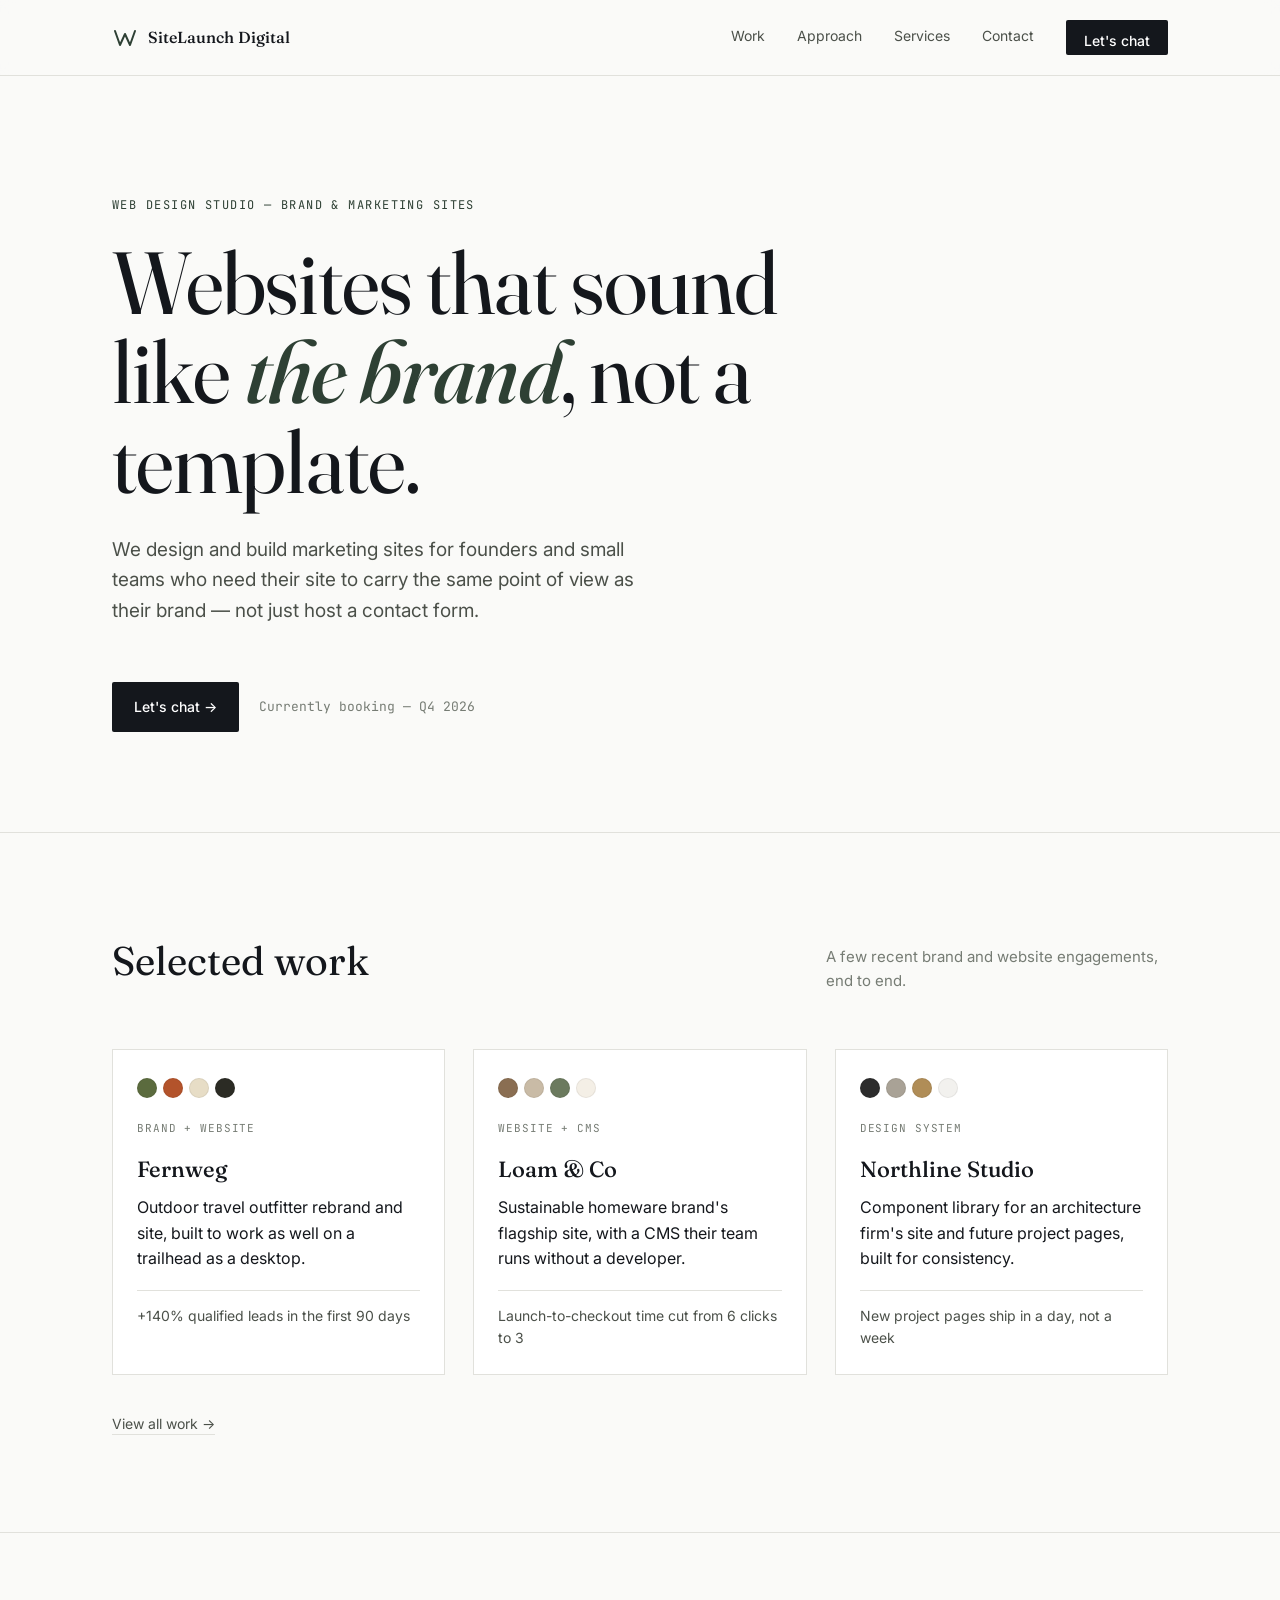
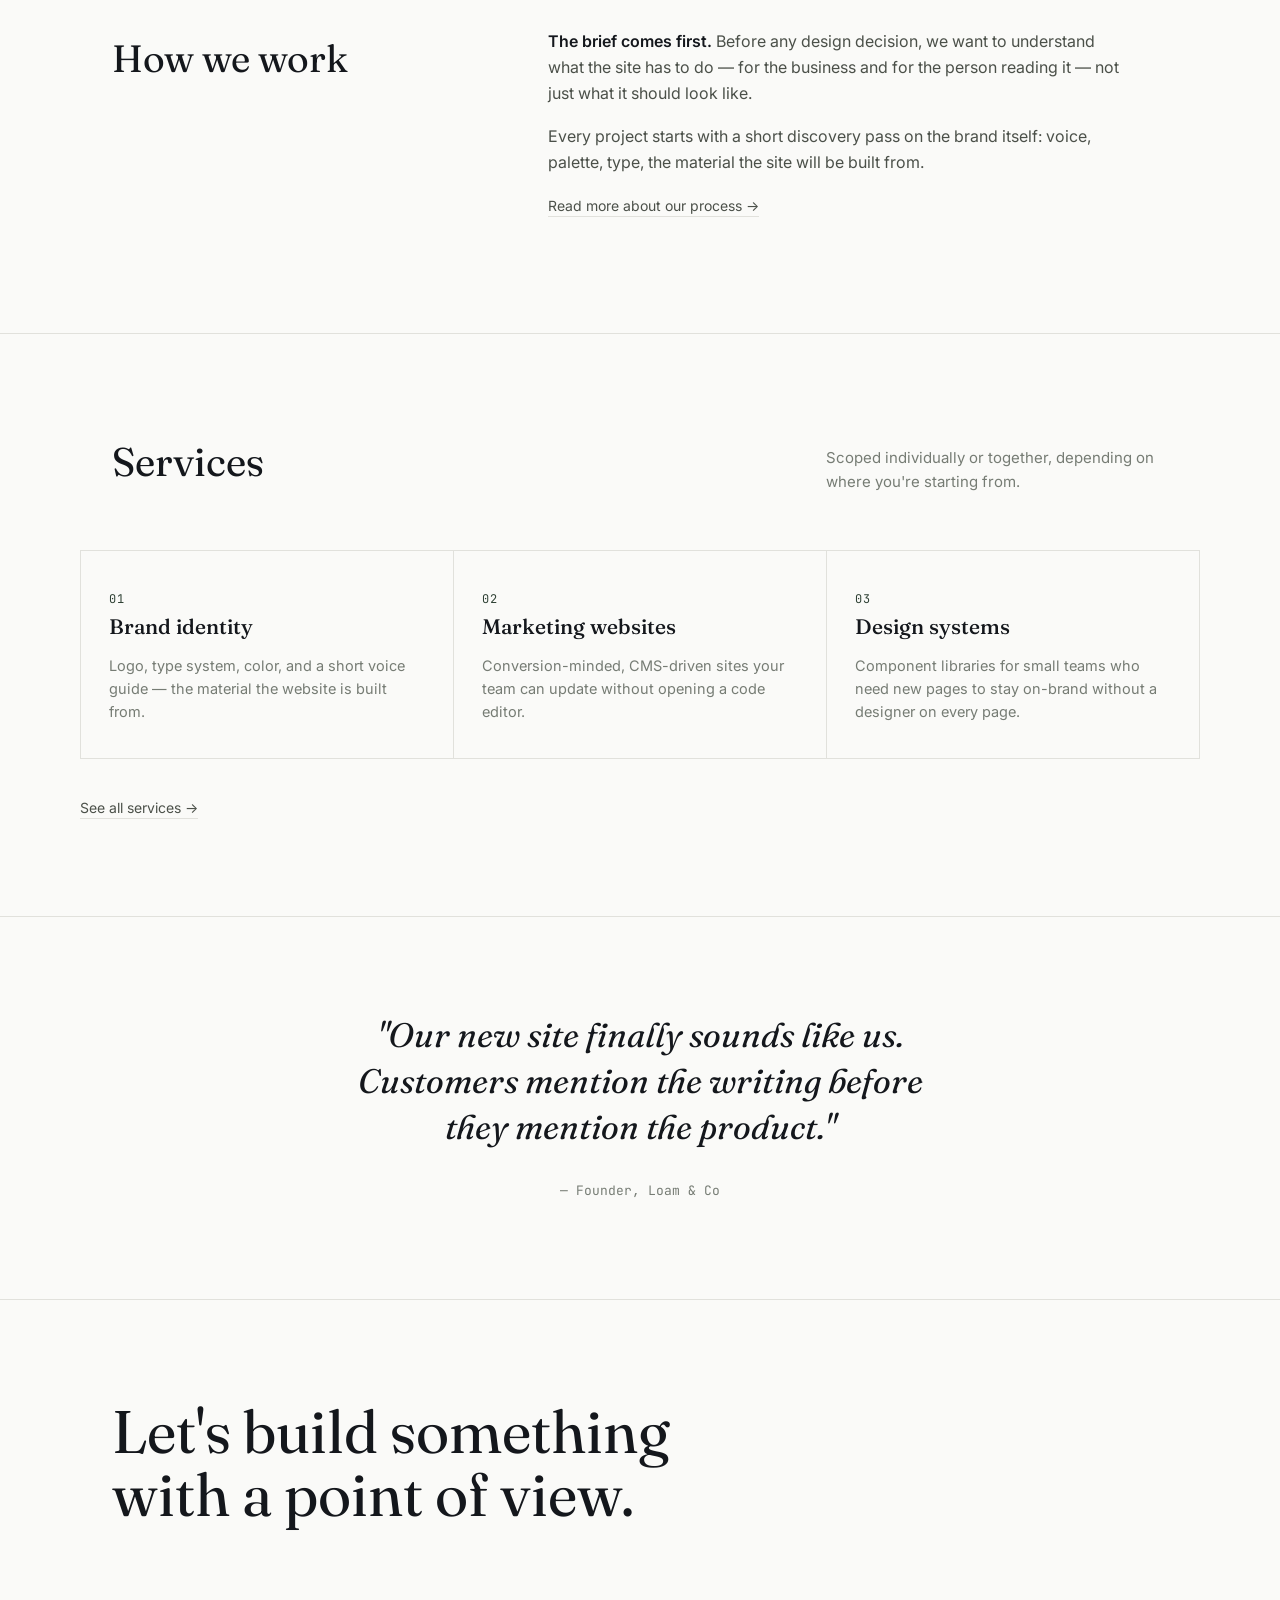
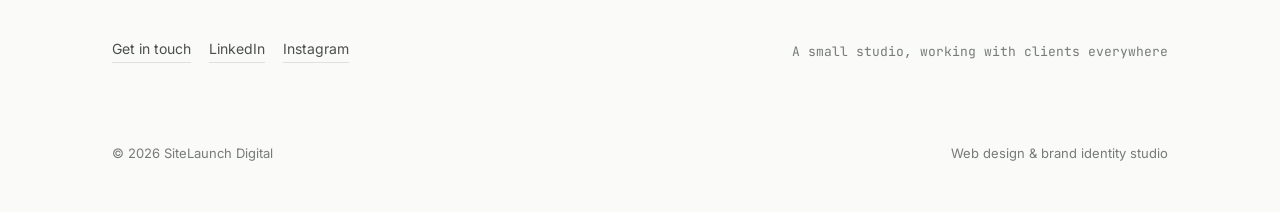
<file: index.html>
<!DOCTYPE html>
<html lang="en">
<head>
<meta charset="UTF-8">
<meta name="viewport" content="width=device-width, initial-scale=1.0">
<title>SiteLaunch Digital — Web Design Studio</title>
<link rel="preconnect" href="https://fonts.googleapis.com">
<link rel="preconnect" href="https://fonts.gstatic.com" crossorigin>
<link href="https://fonts.googleapis.com/css2?family=Fraunces:ital,opsz,wght@0,9..144,300;0,9..144,400;0,9..144,500;0,9..144,600;1,9..144,400;1,9..144,500&family=Inter:wght@400;500;600&family=JetBrains+Mono:wght@400;500&display=swap" rel="stylesheet">
<link rel="stylesheet" href="styles.css">
</head>
<body>

<header>
  <nav>
    <a href="index.html" class="nav-mark" aria-label="Home">
      <svg class="sig" viewBox="0 0 26 26" fill="none" xmlns="http://www.w3.org/2000/svg" aria-hidden="true">
        <path d="M3 6 L8 20 L13 9 L18 20 L23 6" stroke="var(--accent)" stroke-width="2" stroke-linecap="round" stroke-linejoin="round"/>
      </svg>
      SiteLaunch Digital
    </a>
    <div class="nav-links">
      <a href="work.html">Work</a>
      <a href="approach.html">Approach</a>
      <a href="services.html">Services</a>
      <a href="contact.html">Contact</a>
      <a href="contact.html" class="nav-chat">Let's chat</a>
    </div>
  </nav>
</header>

<main>

  <section class="hero">
    <div class="wrap">
      <span class="eyebrow">Web design studio — brand & marketing sites</span>
      <h1>Websites that sound like <em>the brand</em>, not a template.</h1>
      <p class="hero-sub">We design and build marketing sites for founders and small teams who need their site to carry the same point of view as their brand — not just host a contact form.</p>
      <div class="hero-foot">
        <a class="btn" href="contact.html">Let's chat →</a>
        <span class="hero-meta">Currently booking — Q4 2026</span>
      </div>
    </div>
  </section>

  <section id="work">
    <div class="wrap">
      <div class="section-head reveal">
        <h2>Selected work</h2>
        <p>A few recent brand and website engagements, end to end.</p>
      </div>
      <div class="work-grid">

        <div class="card reveal">
          <div class="swatches">
            <span style="background:#5B6B3E"></span>
            <span style="background:#B3532B"></span>
            <span style="background:#E7DDC6"></span>
            <span style="background:#2B2B24"></span>
          </div>
          <span class="tag">Brand + Website</span>
          <h3>Fernweg</h3>
          <p>Outdoor travel outfitter rebrand and site, built to work as well on a trailhead as a desktop.</p>
          <div class="result">+140% qualified leads in the first 90 days</div>
        </div>

        <div class="card reveal">
          <div class="swatches">
            <span style="background:#8A6E52"></span>
            <span style="background:#C9BBA6"></span>
            <span style="background:#6B7A5E"></span>
            <span style="background:#F4EFE6"></span>
          </div>
          <span class="tag">Website + CMS</span>
          <h3>Loam & Co</h3>
          <p>Sustainable homeware brand's flagship site, with a CMS their team runs without a developer.</p>
          <div class="result">Launch-to-checkout time cut from 6 clicks to 3</div>
        </div>

        <div class="card reveal">
          <div class="swatches">
            <span style="background:#2C2C2C"></span>
            <span style="background:#A9A296"></span>
            <span style="background:#B08D57"></span>
            <span style="background:#F2F1EE"></span>
          </div>
          <span class="tag">Design System</span>
          <h3>Northline Studio</h3>
          <p>Component library for an architecture firm's site and future project pages, built for consistency.</p>
          <div class="result">New project pages ship in a day, not a week</div>
        </div>

      </div>
      <p style="margin-top:36px;"><a class="inline-link reveal" href="work.html">View all work →</a></p>
    </div>
  </section>

  <section id="approach">
    <div class="wrap approach">
      <h2 class="reveal">How we work</h2>
      <div class="approach-copy reveal">
        <p><strong>The brief comes first.</strong> Before any design decision, we want to understand what the site has to do — for the business and for the person reading it — not just what it should look like.</p>
        <p>Every project starts with a short discovery pass on the brand itself: voice, palette, type, the material the site will be built from.</p>
        <p><a class="inline-link" href="approach.html">Read more about our process →</a></p>
      </div>
    </div>
  </section>

  <section id="services">
    <div class="wrap">
      <div class="section-head reveal">
        <h2>Services</h2>
        <p>Scoped individually or together, depending on where you're starting from.</p>
      </div>
    </div>
    <div class="wrap" style="padding:0;">
      <div class="services reveal">
        <div class="service">
          <span class="eyebrow">01</span>
          <h3>Brand identity</h3>
          <p>Logo, type system, color, and a short voice guide — the material the website is built from.</p>
        </div>
        <div class="service">
          <span class="eyebrow">02</span>
          <h3>Marketing websites</h3>
          <p>Conversion-minded, CMS-driven sites your team can update without opening a code editor.</p>
        </div>
        <div class="service">
          <span class="eyebrow">03</span>
          <h3>Design systems</h3>
          <p>Component libraries for small teams who need new pages to stay on-brand without a designer on every page.</p>
        </div>
      </div>
      <p style="margin-top:36px;"><a class="inline-link reveal" href="services.html">See all services →</a></p>
    </div>
  </section>

  <section class="testimonial">
    <div class="wrap">
      <blockquote class="reveal">"Our new site finally sounds like us. Customers mention the writing before they mention the product."</blockquote>
      <cite class="reveal">— Founder, Loam & Co</cite>
    </div>
  </section>

  <footer>
    <div class="wrap contact">
      <div class="contact-row">
        <h2 class="reveal">Let's build something with a point of view.</h2>
      </div>
      <div class="contact-row reveal">
        <div class="contact-links">
          <a href="contact.html">Get in touch</a>
          <a href="#">LinkedIn</a>
          <a href="#">Instagram</a>
        </div>
        <span class="hero-meta">A small studio, working with clients everywhere</span>
      </div>
      <div class="foot-bottom">
        <span>© 2026 SiteLaunch Digital</span>
        <span>Web design & brand identity studio</span>
      </div>
    </div>
  </footer>

</main>

<script src="script.js"></script>
</body>
</html>
</file>
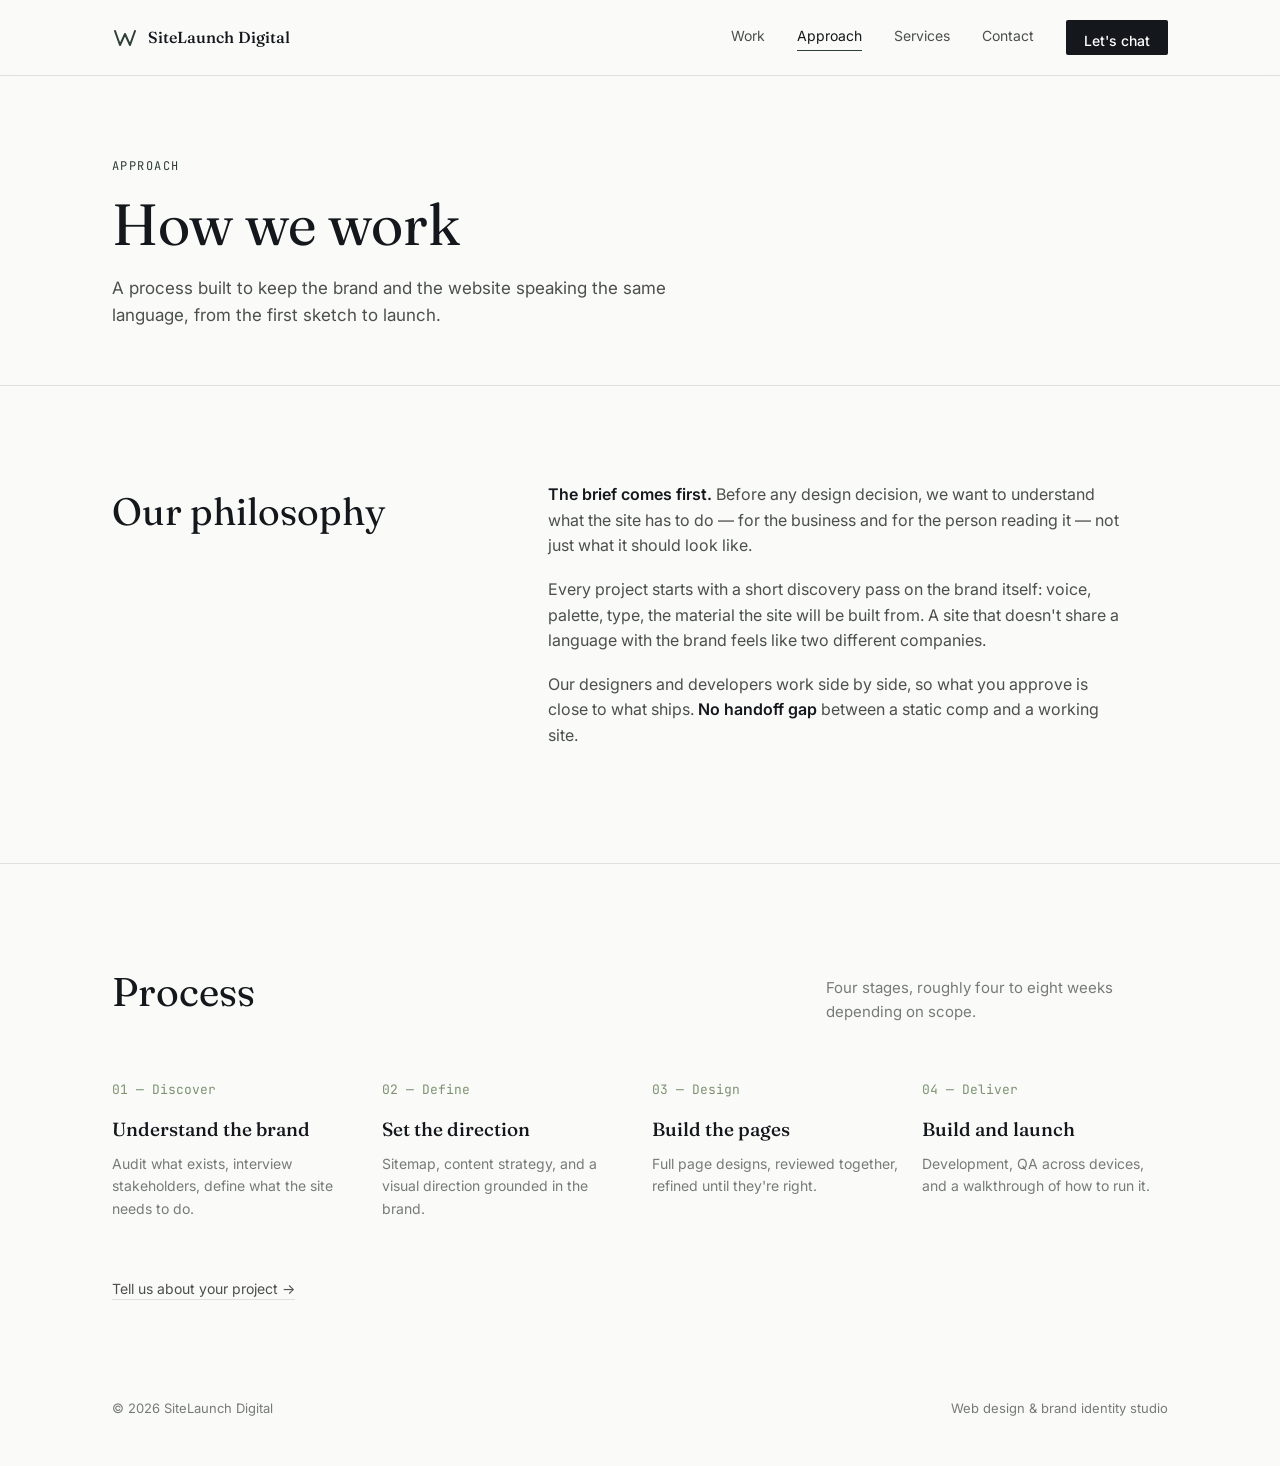
<file: approach.html>
<!DOCTYPE html>
<html lang="en">
<head>
<meta charset="UTF-8">
<meta name="viewport" content="width=device-width, initial-scale=1.0">
<title>Approach — SiteLaunch Digital</title>
<link rel="preconnect" href="https://fonts.googleapis.com">
<link rel="preconnect" href="https://fonts.gstatic.com" crossorigin>
<link href="https://fonts.googleapis.com/css2?family=Fraunces:ital,opsz,wght@0,9..144,300;0,9..144,400;0,9..144,500;0,9..144,600;1,9..144,400;1,9..144,500&family=Inter:wght@400;500;600&family=JetBrains+Mono:wght@400;500&display=swap" rel="stylesheet">
<link rel="stylesheet" href="styles.css">
</head>
<body>

<header>
  <nav>
    <a href="index.html" class="nav-mark" aria-label="Home">
      <svg class="sig" viewBox="0 0 26 26" fill="none" xmlns="http://www.w3.org/2000/svg" aria-hidden="true">
        <path d="M3 6 L8 20 L13 9 L18 20 L23 6" stroke="var(--accent)" stroke-width="2" stroke-linecap="round" stroke-linejoin="round"/>
      </svg>
      SiteLaunch Digital
    </a>
    <div class="nav-links">
      <a href="work.html">Work</a>
      <a href="approach.html" class="active">Approach</a>
      <a href="services.html">Services</a>
      <a href="contact.html">Contact</a>
      <a href="contact.html" class="nav-chat">Let's chat</a>
    </div>
  </nav>
</header>

<main>

  <section class="page-hero">
    <div class="wrap">
      <span class="eyebrow">Approach</span>
      <h1>How we work</h1>
      <p>A process built to keep the brand and the website speaking the same language, from the first sketch to launch.</p>
    </div>
  </section>

  <section id="approach">
    <div class="wrap approach">
      <h2 class="reveal">Our philosophy</h2>
      <div class="approach-copy reveal">
        <p><strong>The brief comes first.</strong> Before any design decision, we want to understand what the site has to do — for the business and for the person reading it — not just what it should look like.</p>
        <p>Every project starts with a short discovery pass on the brand itself: voice, palette, type, the material the site will be built from. A site that doesn't share a language with the brand feels like two different companies.</p>
        <p>Our designers and developers work side by side, so what you approve is close to what ships. <strong>No handoff gap</strong> between a static comp and a working site.</p>
      </div>
    </div>
  </section>

  <section id="process" style="border-bottom:none;">
    <div class="wrap">
      <div class="section-head reveal">
        <h2>Process</h2>
        <p>Four stages, roughly four to eight weeks depending on scope.</p>
      </div>
      <div class="process">
        <div class="step reveal">
          <div class="num">01 — Discover</div>
          <h3>Understand the brand</h3>
          <p>Audit what exists, interview stakeholders, define what the site needs to do.</p>
        </div>
        <div class="step reveal">
          <div class="num">02 — Define</div>
          <h3>Set the direction</h3>
          <p>Sitemap, content strategy, and a visual direction grounded in the brand.</p>
        </div>
        <div class="step reveal">
          <div class="num">03 — Design</div>
          <h3>Build the pages</h3>
          <p>Full page designs, reviewed together, refined until they're right.</p>
        </div>
        <div class="step reveal">
          <div class="num">04 — Deliver</div>
          <h3>Build and launch</h3>
          <p>Development, QA across devices, and a walkthrough of how to run it.</p>
        </div>
      </div>
      <p style="margin-top:56px;"><a class="inline-link reveal" href="contact.html">Tell us about your project →</a></p>
    </div>
  </section>

  <footer style="padding-top:0;">
    <div class="wrap contact">
      <div class="foot-bottom">
        <span>© 2026 SiteLaunch Digital</span>
        <span>Web design & brand identity studio</span>
      </div>
    </div>
  </footer>

</main>

<script src="script.js"></script>
</body>
</html>
</file>
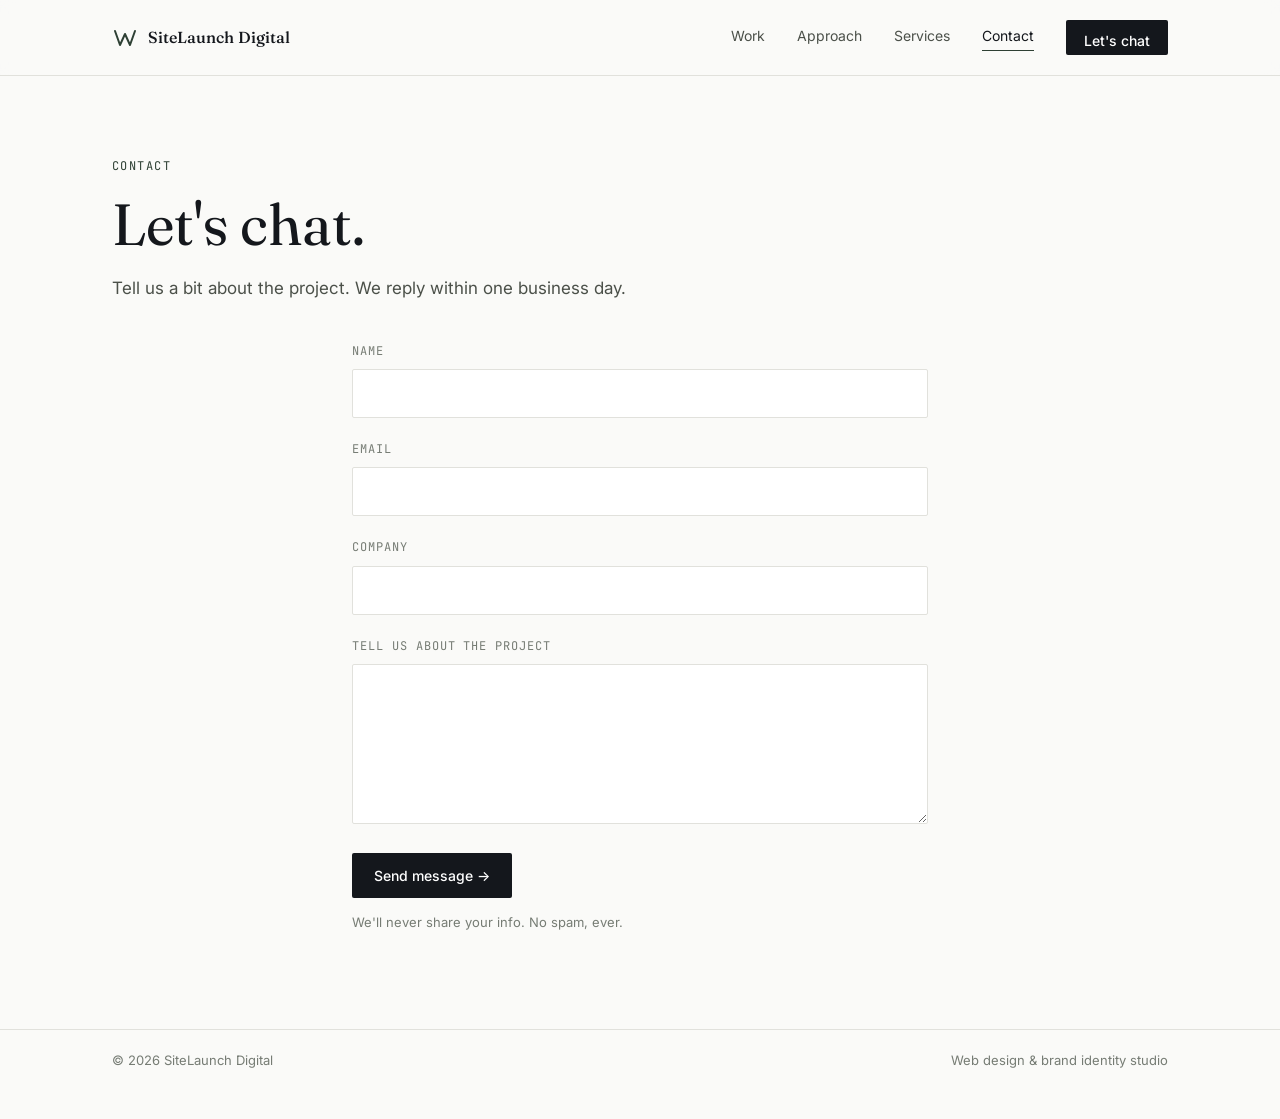
<file: contact.html>
<!DOCTYPE html>
<html lang="en">
<head>
<meta charset="UTF-8">
<meta name="viewport" content="width=device-width, initial-scale=1.0">
<title>Contact — SiteLaunch Digital</title>
<link rel="preconnect" href="https://fonts.googleapis.com">
<link rel="preconnect" href="https://fonts.gstatic.com" crossorigin>
<link href="https://fonts.googleapis.com/css2?family=Fraunces:ital,opsz,wght@0,9..144,300;0,9..144,400;0,9..144,500;0,9..144,600;1,9..144,400;1,9..144,500&family=Inter:wght@400;500;600&family=JetBrains+Mono:wght@400;500&display=swap" rel="stylesheet">
<link rel="stylesheet" href="styles.css">
</head>
<body>

<header>
  <nav>
    <a href="index.html" class="nav-mark" aria-label="Home">
      <svg class="sig" viewBox="0 0 26 26" fill="none" xmlns="http://www.w3.org/2000/svg" aria-hidden="true">
        <path d="M3 6 L8 20 L13 9 L18 20 L23 6" stroke="var(--accent)" stroke-width="2" stroke-linecap="round" stroke-linejoin="round"/>
      </svg>
      SiteLaunch Digital
    </a>
    <div class="nav-links">
      <a href="work.html">Work</a>
      <a href="approach.html">Approach</a>
      <a href="services.html">Services</a>
      <a href="contact.html" class="active">Contact</a>
      <a href="contact.html" class="nav-chat">Let's chat</a>
    </div>
  </nav>
</header>

<main>

  <section class="page-hero" style="border-bottom:none; padding-bottom:20px;">
    <div class="wrap">
      <span class="eyebrow">Contact</span>
      <h1>Let's chat.</h1>
      <p>Tell us a bit about the project. We reply within one business day.</p>
    </div>
  </section>

  <section style="padding-top:20px;">
    <div class="wrap" style="max-width:640px;">

      <!--
        FORM SETUP — READ ME:
        This form uses FormSubmit (https://formsubmit.co), a free service that
        emails form submissions straight to an inbox — no backend or API key needed.

        TO ACTIVATE:
        1. Replace "youremail@example.com" below with your real email address.
        2. Deploy/open the live page and submit the form once.
        3. FormSubmit sends a one-time confirmation email to that address — click
           the link in it to activate. Every submission after that lands in your inbox.
      -->
      <form action="https://formsubmit.co/nandini.y0612@gmail.com" method="POST" class="reveal">
        <input type="hidden" name="_subject" value="New inquiry — SiteLaunch Digital site">
        <input type="hidden" name="_template" value="table">
        <input type="hidden" name="_captcha" value="false">
        <input type="hidden" name="_next" value="https://nandiniy0612-lang.github.io/portfolio/thank-you.html">

        <div class="field">
          <label for="name">Name</label>
          <input type="text" id="name" name="Name" required>
        </div>
        <div class="field">
          <label for="email">Email</label>
          <input type="email" id="email" name="Email" required>
        </div>
        <div class="field">
          <label for="company">Company</label>
          <input type="text" id="company" name="Company">
        </div>
        <div class="field">
          <label for="message">Tell us about the project</label>
          <textarea id="message" name="Message" required></textarea>
        </div>
        <button type="submit" class="btn">Send message →</button>
        <p class="form-note">We'll never share your info. No spam, ever.</p>
      </form>

    </div>
  </section>

  <footer style="padding-top:20px;">
    <div class="wrap contact">
      <div class="foot-bottom">
        <span>© 2026 SiteLaunch Digital</span>
        <span>Web design & brand identity studio</span>
      </div>
    </div>
  </footer>

</main>

<script src="script.js"></script>
</body>
</html>
</file>
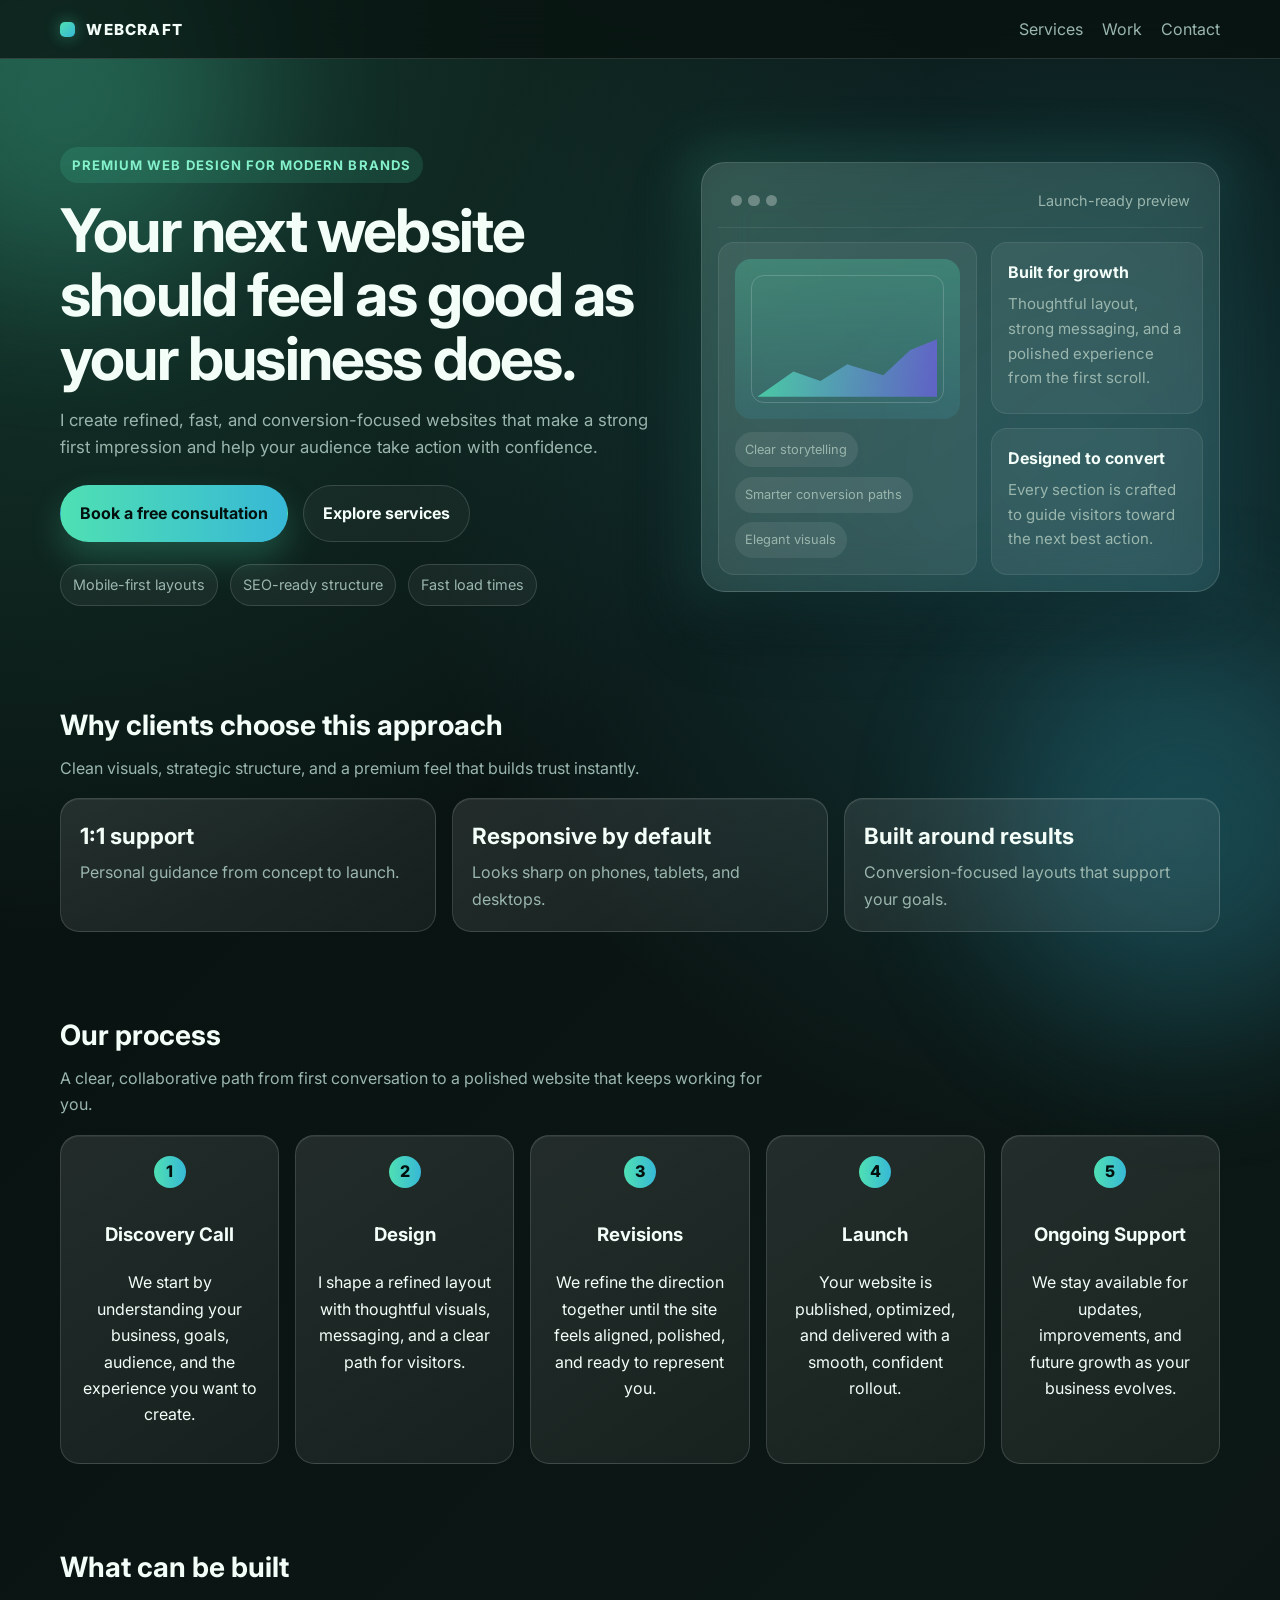
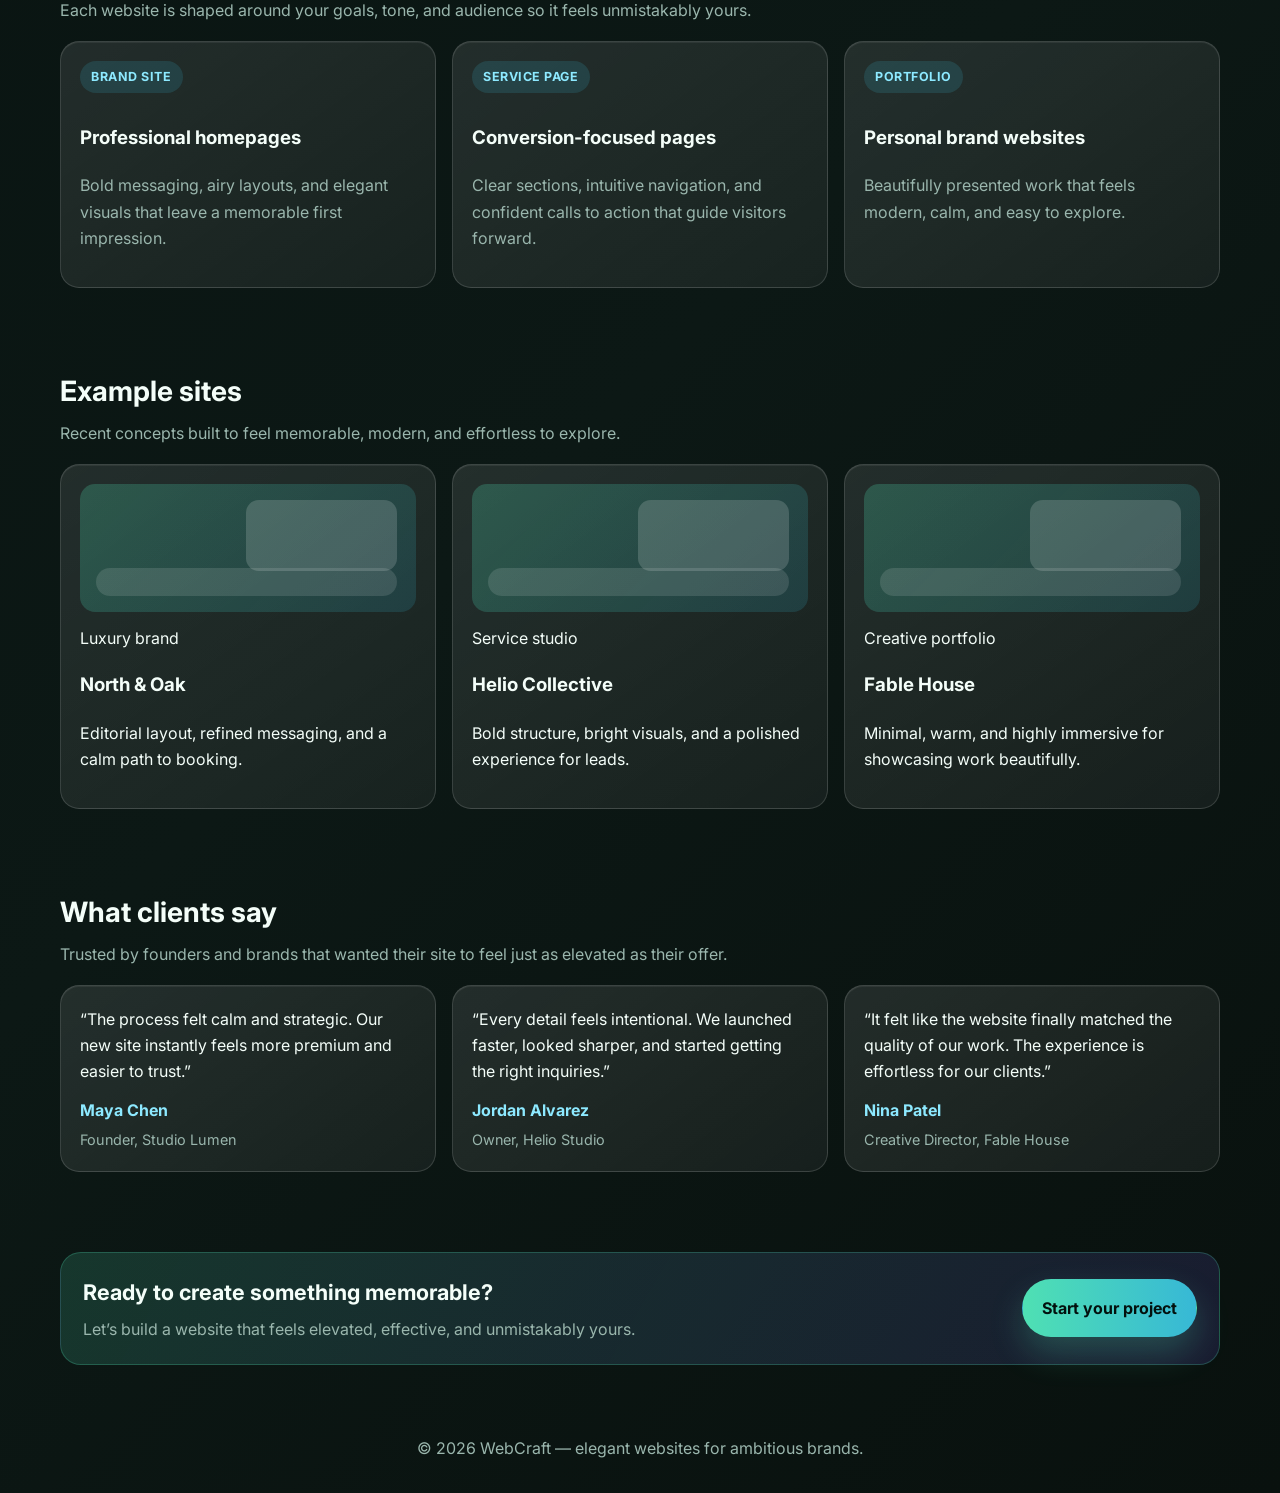
<file: new.html>
<!DOCTYPE html>
<html lang="en">
  <head>
    <meta charset="UTF-8" />
    <meta name="viewport" content="width=device-width, initial-scale=1.0" />
    <title>WebCraft | Premium Websites That Feel Effortless</title>
    <link rel="preconnect" href="https://fonts.googleapis.com" />
    <link rel="preconnect" href="https://fonts.gstatic.com" crossorigin />
    <link href="https://fonts.googleapis.com/css2?family=Inter:wght@400;500;600;700;800&display=swap" rel="stylesheet" />
    <style>
      :root {
        --bg: #07110f;
        --bg-soft: #0f1f1b;
        --surface: rgba(255, 255, 255, 0.08);
        --surface-strong: rgba(255, 255, 255, 0.14);
        --text: #f4fef9;
        --muted: #9ab6ad;
        --accent: #4fe0b3;
        --accent-2: #37b8d6;
        --accent-3: #7a5cff;
        --border: rgba(255, 255, 255, 0.14);
      }

      * { box-sizing: border-box; }
      html { scroll-behavior: smooth; }
      body {
        --scroll: 0px;
        margin: 0;
        font-family: "Inter", "Segoe UI", Roboto, Arial, sans-serif;
        color: var(--text);
        background:
          radial-gradient(circle at top left, rgba(79, 224, 179, 0.22), transparent 28%),
          radial-gradient(circle at 85% 15%, rgba(55, 184, 214, 0.2), transparent 24%),
          linear-gradient(135deg, var(--bg), #0c1815 60%, #09110e 100%);
        line-height: 1.65;
        overflow-x: hidden;
      }

      body::before,
      body::after {
        content: "";
        position: fixed;
        inset: auto;
        width: 24rem;
        height: 24rem;
        border-radius: 50%;
        filter: blur(80px);
        opacity: 0.24;
        pointer-events: none;
        z-index: 0;
      }

      body::before {
        top: -6rem;
        left: -8rem;
        background: var(--accent);
      }

      body::after {
        bottom: -8rem;
        right: -6rem;
        background: var(--accent-2);
      }

      a { color: inherit; text-decoration: none; }
      img { max-width: 100%; display: block; }

      .container {
        width: min(1160px, calc(100% - 2rem));
        margin: 0 auto;
        position: relative;
        z-index: 1;
      }

      .nav {
        position: sticky;
        top: 0;
        z-index: 20;
        backdrop-filter: blur(18px);
        background: rgba(7, 17, 15, 0.72);
        border-bottom: 1px solid var(--border);
      }

      .nav-inner {
        display: flex;
        align-items: center;
        justify-content: space-between;
        padding: 1rem 0;
      }

      .brand {
        display: inline-flex;
        align-items: center;
        gap: 0.7rem;
        font-weight: 800;
        letter-spacing: 0.08em;
        font-size: 0.95rem;
        text-transform: uppercase;
      }

      .brand-mark {
        width: 0.95rem;
        height: 0.95rem;
        border-radius: 0.3rem;
        background: linear-gradient(135deg, var(--accent), var(--accent-2));
        box-shadow: 0 0 16px rgba(79, 224, 179, 0.45);
      }

      .nav-links {
        display: flex;
        gap: 1.2rem;
        color: var(--muted);
      }

      .nav-links a:hover { color: var(--text); }

      .hero {
        padding: 5.5rem 0 4rem;
        display: grid;
        grid-template-columns: 1.08fr 0.92fr;
        gap: 2rem;
        align-items: center;
      }

      .eyebrow {
        display: inline-flex;
        padding: 0.45rem 0.75rem;
        border-radius: 999px;
        background: rgba(79, 224, 179, 0.14);
        color: #84f1cb;
        font-size: 0.82rem;
        font-weight: 700;
        letter-spacing: 0.08em;
        text-transform: uppercase;
        margin-bottom: 1rem;
      }

      .hero h1 {
        font-size: clamp(2.3rem, 4.7vw, 4rem);
        line-height: 1.06;
        margin: 0 0 1rem;
        letter-spacing: -0.03em;
      }

      .hero p {
        font-size: 1.05rem;
        color: var(--muted);
        margin: 0 0 1.4rem;
        max-width: 620px;
      }

      .hero-actions {
        display: flex;
        flex-wrap: wrap;
        gap: 0.9rem;
        margin-bottom: 1.35rem;
      }

      .btn {
        display: inline-flex;
        align-items: center;
        justify-content: center;
        border: 1px solid transparent;
        border-radius: 999px;
        padding: 0.92rem 1.2rem;
        font-weight: 700;
        transition: transform 0.2s ease, box-shadow 0.2s ease, background 0.2s ease;
      }

      .btn:hover { transform: translateY(-2px); }
      .btn-primary {
        background: linear-gradient(90deg, var(--accent), var(--accent-2));
        color: #03110e;
        box-shadow: 0 16px 34px rgba(79, 224, 179, 0.24);
      }
      .btn-secondary {
        color: var(--text);
        border-color: var(--border);
        background: rgba(255, 255, 255, 0.04);
      }

      .trust-list {
        display: flex;
        flex-wrap: wrap;
        gap: 0.75rem;
        padding: 0;
        margin: 0;
        list-style: none;
        color: var(--muted);
      }

      .trust-list li {
        padding: 0.5rem 0.75rem;
        border-radius: 999px;
        background: rgba(255, 255, 255, 0.05);
        border: 1px solid var(--border);
        font-size: 0.9rem;
      }

      .hero-visual {
        position: relative;
      }

      .hero-visual::before {
        content: "";
        position: absolute;
        inset: -1rem;
        border-radius: 2rem;
        background: linear-gradient(135deg, rgba(79, 224, 179, 0.16), rgba(55, 184, 214, 0.14));
        filter: blur(24px);
        z-index: 0;
      }

      .dashboard {
        position: relative;
        z-index: 1;
        padding: 1rem;
        border-radius: 1.5rem;
        background: linear-gradient(145deg, rgba(255,255,255,0.12), rgba(255,255,255,0.05));
        border: 1px solid var(--border);
        box-shadow: 0 30px 70px rgba(0, 0, 0, 0.36);
        backdrop-filter: blur(22px);
      }

      .scroll-move {
        transform: translate3d(0, calc(var(--scroll) * var(--scroll-speed, 0.02)), 0);
        will-change: transform;
      }

      .scroll-slow { --scroll-speed: 0.015; }
      .scroll-medium { --scroll-speed: 0.028; }
      .scroll-fast { --scroll-speed: 0.045; }

      .dashboard-top {
        display: flex;
        justify-content: space-between;
        align-items: center;
        padding: 0.6rem 0.8rem 0.9rem;
        border-bottom: 1px solid rgba(255,255,255,0.08);
      }

      .dots {
        display: flex;
        gap: 0.4rem;
      }

      .dots span {
        width: 0.7rem;
        height: 0.7rem;
        border-radius: 50%;
        background: rgba(255,255,255,0.3);
      }

      .dashboard-grid {
        display: grid;
        grid-template-columns: 1.1fr 0.9fr;
        gap: 0.9rem;
        padding-top: 0.9rem;
      }

      .panel {
        padding: 1rem;
        border-radius: 1rem;
        background: rgba(255,255,255,0.06);
        border: 1px solid rgba(255,255,255,0.08);
      }

      .panel.large {
        grid-row: span 2;
      }

      .chart {
        height: 10rem;
        border-radius: 1rem;
        background: linear-gradient(180deg, rgba(79,224,179,0.28), rgba(55,184,214,0.12));
        position: relative;
        overflow: hidden;
        margin-bottom: 0.8rem;
      }

      .chart::before {
        content: "";
        position: absolute;
        inset: 1rem;
        border: 1px solid rgba(255,255,255,0.18);
        border-radius: 0.8rem;
      }

      .chart::after {
        content: "";
        position: absolute;
        left: 10%;
        bottom: 14%;
        width: 80%;
        height: 45%;
        background: linear-gradient(90deg, rgba(79,224,179,0.8), rgba(122,92,255,0.6));
        clip-path: polygon(0 100%, 20% 65%, 35% 78%, 50% 55%, 70% 70%, 85% 35%, 100% 20%, 100% 100%);
      }

      .mini-stats {
        display: flex;
        flex-wrap: wrap;
        gap: 0.6rem;
      }

      .mini-stats span {
        padding: 0.45rem 0.65rem;
        border-radius: 999px;
        background: rgba(255,255,255,0.08);
        color: var(--muted);
        font-size: 0.8rem;
      }

      .panel h4 {
        margin: 0 0 0.4rem;
        font-size: 1rem;
      }

      .panel p {
        margin: 0;
        color: var(--muted);
        font-size: 0.94rem;
      }

      section { padding: 2rem 0 3rem; }
      .section-header {
        margin-bottom: 1.1rem;
      }

      .section-header h2 {
        font-size: 1.75rem;
        margin: 0 0 0.4rem;
      }

      .section-header p {
        margin: 0;
        color: var(--muted);
        max-width: 720px;
      }

      .stats-grid {
        display: grid;
        grid-template-columns: repeat(3, minmax(0, 1fr));
        gap: 1rem;
      }

      .stat-card,
      .service-card,
      .project-card,
      .step-card {
        padding: 1.2rem;
        border-radius: 1.2rem;
        background: linear-gradient(145deg, rgba(255,255,255,0.1), rgba(255,255,255,0.05));
        border: 1px solid var(--border);
        box-shadow: inset 0 1px 0 rgba(255,255,255,0.06);
        transition: transform 0.2s ease, border-color 0.2s ease;
      }

      .stat-card:hover,
      .service-card:hover,
      .project-card:hover,
      .step-card:hover,
      .process-card:hover {
        transform: translateY(-3px);
        border-color: rgba(79, 224, 179, 0.35);
      }

      .stat-card strong {
        display: block;
        font-size: 1.4rem;
        margin-bottom: 0.25rem;
      }

      .stat-card span,
      .service-card p,
      .project-card p,
      .step-card p {
        color: var(--muted);
      }

      .service-grid,
      .project-grid,
      .steps-grid,
      .process-grid {
        display: grid;
        grid-template-columns: repeat(3, minmax(0, 1fr));
        gap: 1rem;
      }

      .icon {
        display: inline-grid;
        place-items: center;
        width: 2.4rem;
        height: 2.4rem;
        border-radius: 0.8rem;
        background: linear-gradient(135deg, rgba(79,224,179,0.26), rgba(55,184,214,0.2));
        margin-bottom: 0.8rem;
        font-size: 1rem;
      }

      .project-card .tag {
        display: inline-block;
        margin-bottom: 0.65rem;
        padding: 0.38rem 0.7rem;
        border-radius: 999px;
        background: rgba(55, 184, 214, 0.16);
        color: #8de9ff;
        font-size: 0.78rem;
        font-weight: 700;
        letter-spacing: 0.04em;
        text-transform: uppercase;
      }

      .example-grid,
      .testimonial-grid {
        display: grid;
        grid-template-columns: repeat(3, minmax(0, 1fr));
        gap: 1rem;
      }

      .example-card,
      .testimonial-card {
        padding: 1.2rem;
        border-radius: 1.2rem;
        background: linear-gradient(145deg, rgba(255,255,255,0.1), rgba(255,255,255,0.05));
        border: 1px solid var(--border);
        box-shadow: inset 0 1px 0 rgba(255,255,255,0.06);
      }

      .example-card .preview {
        height: 8rem;
        border-radius: 0.95rem;
        background: linear-gradient(135deg, rgba(79,224,179,0.24), rgba(55,184,214,0.16));
        margin-bottom: 0.8rem;
        position: relative;
        overflow: hidden;
      }

      .example-card .preview::before,
      .example-card .preview::after {
        content: "";
        position: absolute;
        inset: 0;
      }

      .example-card .preview::before {
        inset: 1rem 1.2rem auto auto;
        width: 45%;
        height: 55%;
        border-radius: 0.8rem;
        background: rgba(255,255,255,0.16);
      }

      .example-card .preview::after {
        inset: auto 1.2rem 1rem 1rem;
        height: 22%;
        border-radius: 999px;
        background: rgba(255,255,255,0.12);
      }

      .testimonial-card blockquote {
        margin: 0 0 0.8rem;
        font-size: 1rem;
        color: var(--text);
      }

      .testimonial-card .person {
        font-weight: 700;
        color: #8de9ff;
      }

      .testimonial-card .role {
        color: var(--muted);
        font-size: 0.9rem;
        margin-top: 0.25rem;
      }

      .step-number {
        display: inline-grid;
        place-items: center;
        width: 2rem;
        height: 2rem;
        border-radius: 50%;
        background: linear-gradient(90deg, var(--accent), var(--accent-2));
        color: #03110e;
        font-weight: 800;
        margin-bottom: 0.75rem;
      }

      .process-grid {
        grid-template-columns: repeat(5, minmax(0, 1fr));
      }

      .process-card {
        padding: 1.2rem;
        border-radius: 1.2rem;
        background: linear-gradient(145deg, rgba(255,255,255,0.1), rgba(255,255,255,0.05));
        border: 1px solid var(--border);
        box-shadow: inset 0 1px 0 rgba(255,255,255,0.06);
        text-align: center;
      }

      .process-card .step-number {
        margin-bottom: 0.85rem;
      }

      .quote-panel {
        display: flex;
        align-items: center;
        justify-content: space-between;
        gap: 1rem;
        padding: 1.35rem;
        border-radius: 1.3rem;
        background: linear-gradient(120deg, rgba(79,224,179,0.16), rgba(122,92,255,0.14));
        border: 1px solid rgba(79,224,179,0.24);
      }

      .scroll-move {
        transform: translate3d(0, calc(var(--scroll) * var(--scroll-speed, 0.02)), 0);
        will-change: transform;
      }

      .scroll-slow { --scroll-speed: 0.015; }
      .scroll-medium { --scroll-speed: 0.028; }
      .scroll-fast { --scroll-speed: 0.045; }

      .quote-panel h3 {
        margin: 0 0 0.35rem;
        font-size: 1.35rem;
      }

      .quote-panel p {
        margin: 0;
        color: var(--muted);
      }

      .footer {
        padding: 1.4rem 0 2rem;
        color: var(--muted);
        text-align: center;
      }

      @media (max-width: 900px) {
        .hero,
        .dashboard-grid,
        .service-grid,
        .project-grid,
        .steps-grid,
        .stats-grid,
        .example-grid,
        .testimonial-grid,
        .process-grid {
          grid-template-columns: 1fr;
        }

        .hero { padding-top: 3.3rem; }
        .quote-panel { flex-direction: column; align-items: flex-start; }
      }
    </style>
  </head>
  <body>
    <nav class="nav">
      <div class="container nav-inner">
        <a class="brand" href="#top"><span class="brand-mark"></span>WebCraft</a>
        <div class="nav-links">
          <a href="#services">Services</a>
          <a href="#work">Work</a>
          <a href="#contact">Contact</a>
        </div>
      </div>
    </nav>

    <main id="top">
      <section class="hero container">
        <div>
          <div class="eyebrow">Premium web design for modern brands</div>
          <h1>Your next website should feel as good as your business does.</h1>
          <p>I create refined, fast, and conversion-focused websites that make a strong first impression and help your audience take action with confidence.</p>
          <div class="hero-actions">
            <a class="btn btn-primary" href="#contact">Book a free consultation</a>
            <a class="btn btn-secondary" href="#services">Explore services</a>
          </div>
          <ul class="trust-list">
            <li>Mobile-first layouts</li>
            <li>SEO-ready structure</li>
            <li>Fast load times</li>
          </ul>
        </div>

        <div class="hero-visual scroll-move scroll-medium">
          <div class="dashboard">
            <div class="dashboard-top">
              <div class="dots"><span></span><span></span><span></span></div>
              <div style="color: var(--muted); font-size: 0.9rem;">Launch-ready preview</div>
            </div>
            <div class="dashboard-grid">
              <div class="panel large">
                <div class="chart"></div>
                <div class="mini-stats">
                  <span>Clear storytelling</span>
                  <span>Smarter conversion paths</span>
                  <span>Elegant visuals</span>
                </div>
              </div>
              <div class="panel">
                <h4>Built for growth</h4>
                <p>Thoughtful layout, strong messaging, and a polished experience from the first scroll.</p>
              </div>
              <div class="panel">
                <h4>Designed to convert</h4>
                <p>Every section is crafted to guide visitors toward the next best action.</p>
              </div>
            </div>
          </div>
        </div>
      </section>

      <section class="container">
        <div class="section-header scroll-move scroll-slow">
          <h2>Why clients choose this approach</h2>
          <p>Clean visuals, strategic structure, and a premium feel that builds trust instantly.</p>
        </div>
        <div class="stats-grid">
          <div class="stat-card">
            <strong>1:1 support</strong>
            <span>Personal guidance from concept to launch.</span>
          </div>
          <div class="stat-card">
            <strong>Responsive by default</strong>
            <span>Looks sharp on phones, tablets, and desktops.</span>
          </div>
          <div class="stat-card">
            <strong>Built around results</strong>
            <span>Conversion-focused layouts that support your goals.</span>
          </div>
        </div>
      </section>

      <section id="services" class="container">
        <div class="section-header">
          <h2>Our process</h2>
          <p>A clear, collaborative path from first conversation to a polished website that keeps working for you.</p>
        </div>
        <div class="process-grid">
          <article class="process-card">
            <div class="step-number">1</div>
            <h3>Discovery Call</h3>
            <p>We start by understanding your business, goals, audience, and the experience you want to create.</p>
          </article>
          <article class="process-card">
            <div class="step-number">2</div>
            <h3>Design</h3>
            <p>I shape a refined layout with thoughtful visuals, messaging, and a clear path for visitors.</p>
          </article>
          <article class="process-card">
            <div class="step-number">3</div>
            <h3>Revisions</h3>
            <p>We refine the direction together until the site feels aligned, polished, and ready to represent you.</p>
          </article>
          <article class="process-card">
            <div class="step-number">4</div>
            <h3>Launch</h3>
            <p>Your website is published, optimized, and delivered with a smooth, confident rollout.</p>
          </article>
          <article class="process-card">
            <div class="step-number">5</div>
            <h3>Ongoing Support</h3>
            <p>We stay available for updates, improvements, and future growth as your business evolves.</p>
          </article>
        </div>
      </section>

      <section id="work" class="container">
        <div class="section-header">
          <h2>What can be built</h2>
          <p>Each website is shaped around your goals, tone, and audience so it feels unmistakably yours.</p>
        </div>
        <div class="project-grid">
          <div class="project-card">
            <span class="tag">Brand site</span>
            <h3>Professional homepages</h3>
            <p>Bold messaging, airy layouts, and elegant visuals that leave a memorable first impression.</p>
          </div>
          <div class="project-card">
            <span class="tag">Service page</span>
            <h3>Conversion-focused pages</h3>
            <p>Clear sections, intuitive navigation, and confident calls to action that guide visitors forward.</p>
          </div>
          <div class="project-card">
            <span class="tag">Portfolio</span>
            <h3>Personal brand websites</h3>
            <p>Beautifully presented work that feels modern, calm, and easy to explore.</p>
          </div>
        </div>
      </section>

      <section class="container">
        <div class="section-header">
          <h2>Example sites</h2>
          <p>Recent concepts built to feel memorable, modern, and effortless to explore.</p>
        </div>
        <div class="example-grid">
          <article class="example-card">
            <div class="preview"></div>
            <span class="tag">Luxury brand</span>
            <h3>North & Oak</h3>
            <p>Editorial layout, refined messaging, and a calm path to booking.</p>
          </article>
          <article class="example-card">
            <div class="preview"></div>
            <span class="tag">Service studio</span>
            <h3>Helio Collective</h3>
            <p>Bold structure, bright visuals, and a polished experience for leads.</p>
          </article>
          <article class="example-card">
            <div class="preview"></div>
            <span class="tag">Creative portfolio</span>
            <h3>Fable House</h3>
            <p>Minimal, warm, and highly immersive for showcasing work beautifully.</p>
          </article>
        </div>
      </section>

      <section class="container">
        <div class="section-header">
          <h2>What clients say</h2>
          <p>Trusted by founders and brands that wanted their site to feel just as elevated as their offer.</p>
        </div>
        <div class="testimonial-grid">
          <article class="testimonial-card">
            <blockquote>“The process felt calm and strategic. Our new site instantly feels more premium and easier to trust.”</blockquote>
            <div class="person">Maya Chen</div>
            <div class="role">Founder, Studio Lumen</div>
          </article>
          <article class="testimonial-card">
            <blockquote>“Every detail feels intentional. We launched faster, looked sharper, and started getting the right inquiries.”</blockquote>
            <div class="person">Jordan Alvarez</div>
            <div class="role">Owner, Helio Studio</div>
          </article>
          <article class="testimonial-card">
            <blockquote>“It felt like the website finally matched the quality of our work. The experience is effortless for our clients.”</blockquote>
            <div class="person">Nina Patel</div>
            <div class="role">Creative Director, Fable House</div>
          </article>
        </div>
      </section>

      <section id="contact" class="container">
        <div class="quote-panel scroll-move scroll-slow">
          <div>
            <h3>Ready to create something memorable?</h3>
            <p>Let’s build a website that feels elevated, effective, and unmistakably yours.</p>
          </div>
            <a class="btn btn-primary" href="mailto:hello@webcraft.com">Start your project</a>
        </div>
      </section>
    </main>

    <script>
      const scrollRoot = document.documentElement || document.body;
      const updateScroll = () => {
        const y = Math.min(window.scrollY, 1200);
        document.body.style.setProperty("--scroll", `${y * 0.35}px`);
      };
      window.addEventListener("scroll", updateScroll, { passive: true });
      updateScroll();
    </script>

    <footer class="footer">
      <div class="container">© 2026 WebCraft — elegant websites for ambitious brands.</div>
    </footer>
  </body>
</html>
</file>
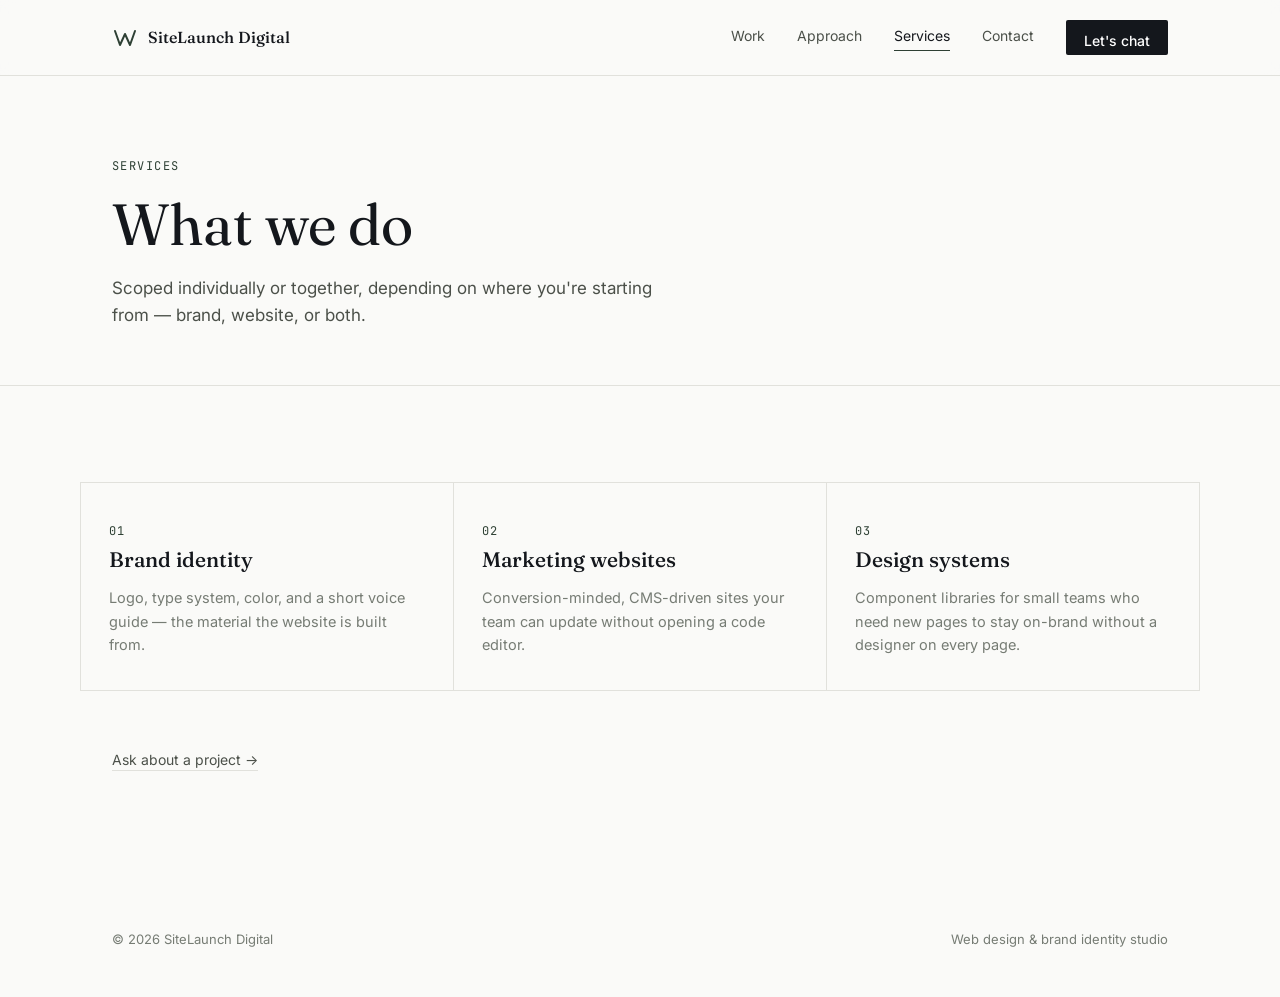
<file: services.html>
<!DOCTYPE html>
<html lang="en">
<head>
<meta charset="UTF-8">
<meta name="viewport" content="width=device-width, initial-scale=1.0">
<title>Services — SiteLaunch Digital</title>
<link rel="preconnect" href="https://fonts.googleapis.com">
<link rel="preconnect" href="https://fonts.gstatic.com" crossorigin>
<link href="https://fonts.googleapis.com/css2?family=Fraunces:ital,opsz,wght@0,9..144,300;0,9..144,400;0,9..144,500;0,9..144,600;1,9..144,400;1,9..144,500&family=Inter:wght@400;500;600&family=JetBrains+Mono:wght@400;500&display=swap" rel="stylesheet">
<link rel="stylesheet" href="styles.css">
</head>
<body>

<header>
  <nav>
    <a href="index.html" class="nav-mark" aria-label="Home">
      <svg class="sig" viewBox="0 0 26 26" fill="none" xmlns="http://www.w3.org/2000/svg" aria-hidden="true">
        <path d="M3 6 L8 20 L13 9 L18 20 L23 6" stroke="var(--accent)" stroke-width="2" stroke-linecap="round" stroke-linejoin="round"/>
      </svg>
      SiteLaunch Digital
    </a>
    <div class="nav-links">
      <a href="work.html">Work</a>
      <a href="approach.html">Approach</a>
      <a href="services.html" class="active">Services</a>
      <a href="contact.html">Contact</a>
      <a href="contact.html" class="nav-chat">Let's chat</a>
    </div>
  </nav>
</header>

<main>

  <section class="page-hero">
    <div class="wrap">
      <span class="eyebrow">Services</span>
      <h1>What we do</h1>
      <p>Scoped individually or together, depending on where you're starting from — brand, website, or both.</p>
    </div>
  </section>

  <section style="border-bottom:none;">
    <div class="wrap" style="padding:0;">
      <div class="services reveal">
        <div class="service">
          <span class="eyebrow">01</span>
          <h3>Brand identity</h3>
          <p>Logo, type system, color, and a short voice guide — the material the website is built from.</p>
        </div>
        <div class="service">
          <span class="eyebrow">02</span>
          <h3>Marketing websites</h3>
          <p>Conversion-minded, CMS-driven sites your team can update without opening a code editor.</p>
        </div>
        <div class="service">
          <span class="eyebrow">03</span>
          <h3>Design systems</h3>
          <p>Component libraries for small teams who need new pages to stay on-brand without a designer on every page.</p>
        </div>
      </div>
      <p style="margin-top:56px; padding:0 32px;"><a class="inline-link reveal" href="contact.html">Ask about a project →</a></p>
    </div>
  </section>

  <footer style="padding-top:60px;">
    <div class="wrap contact">
      <div class="foot-bottom">
        <span>© 2026 SiteLaunch Digital</span>
        <span>Web design & brand identity studio</span>
      </div>
    </div>
  </footer>

</main>

<script src="script.js"></script>
</body>
</html>
</file>
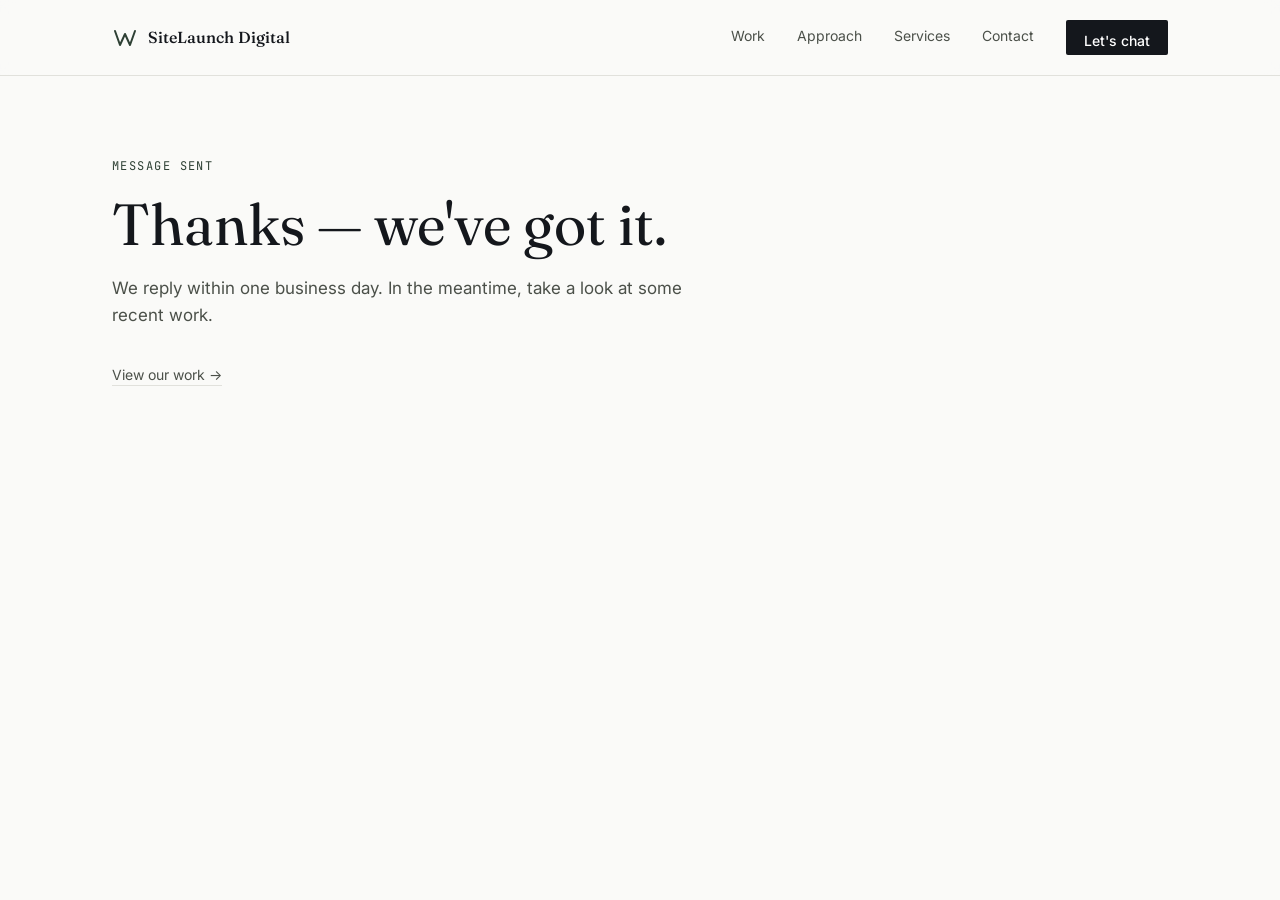
<file: thank-you.html>
<!DOCTYPE html>
<html lang="en">
<head>
<meta charset="UTF-8">
<meta name="viewport" content="width=device-width, initial-scale=1.0">
<title>Thanks — SiteLaunch Digital</title>
<link rel="preconnect" href="https://fonts.googleapis.com">
<link rel="preconnect" href="https://fonts.gstatic.com" crossorigin>
<link href="https://fonts.googleapis.com/css2?family=Fraunces:ital,opsz,wght@0,9..144,300;0,9..144,400;0,9..144,500;0,9..144,600;1,9..144,400;1,9..144,500&family=Inter:wght@400;500;600&family=JetBrains+Mono:wght@400;500&display=swap" rel="stylesheet">
<link rel="stylesheet" href="styles.css">
</head>
<body>

<header>
  <nav>
    <a href="index.html" class="nav-mark" aria-label="Home">
      <svg class="sig" viewBox="0 0 26 26" fill="none" xmlns="http://www.w3.org/2000/svg" aria-hidden="true">
        <path d="M3 6 L8 20 L13 9 L18 20 L23 6" stroke="var(--accent)" stroke-width="2" stroke-linecap="round" stroke-linejoin="round"/>
      </svg>
      SiteLaunch Digital
    </a>
    <div class="nav-links">
      <a href="work.html">Work</a>
      <a href="approach.html">Approach</a>
      <a href="services.html">Services</a>
      <a href="contact.html">Contact</a>
      <a href="contact.html" class="nav-chat">Let's chat</a>
    </div>
  </nav>
</header>

<main>
  <section class="page-hero" style="border-bottom:none;">
    <div class="wrap">
      <span class="eyebrow">Message sent</span>
      <h1>Thanks — we've got it.</h1>
      <p>We reply within one business day. In the meantime, take a look at some recent work.</p>
      <p style="margin-top:32px;"><a class="inline-link" href="work.html">View our work →</a></p>
    </div>
  </section>
</main>

</body>
</html>
</file>
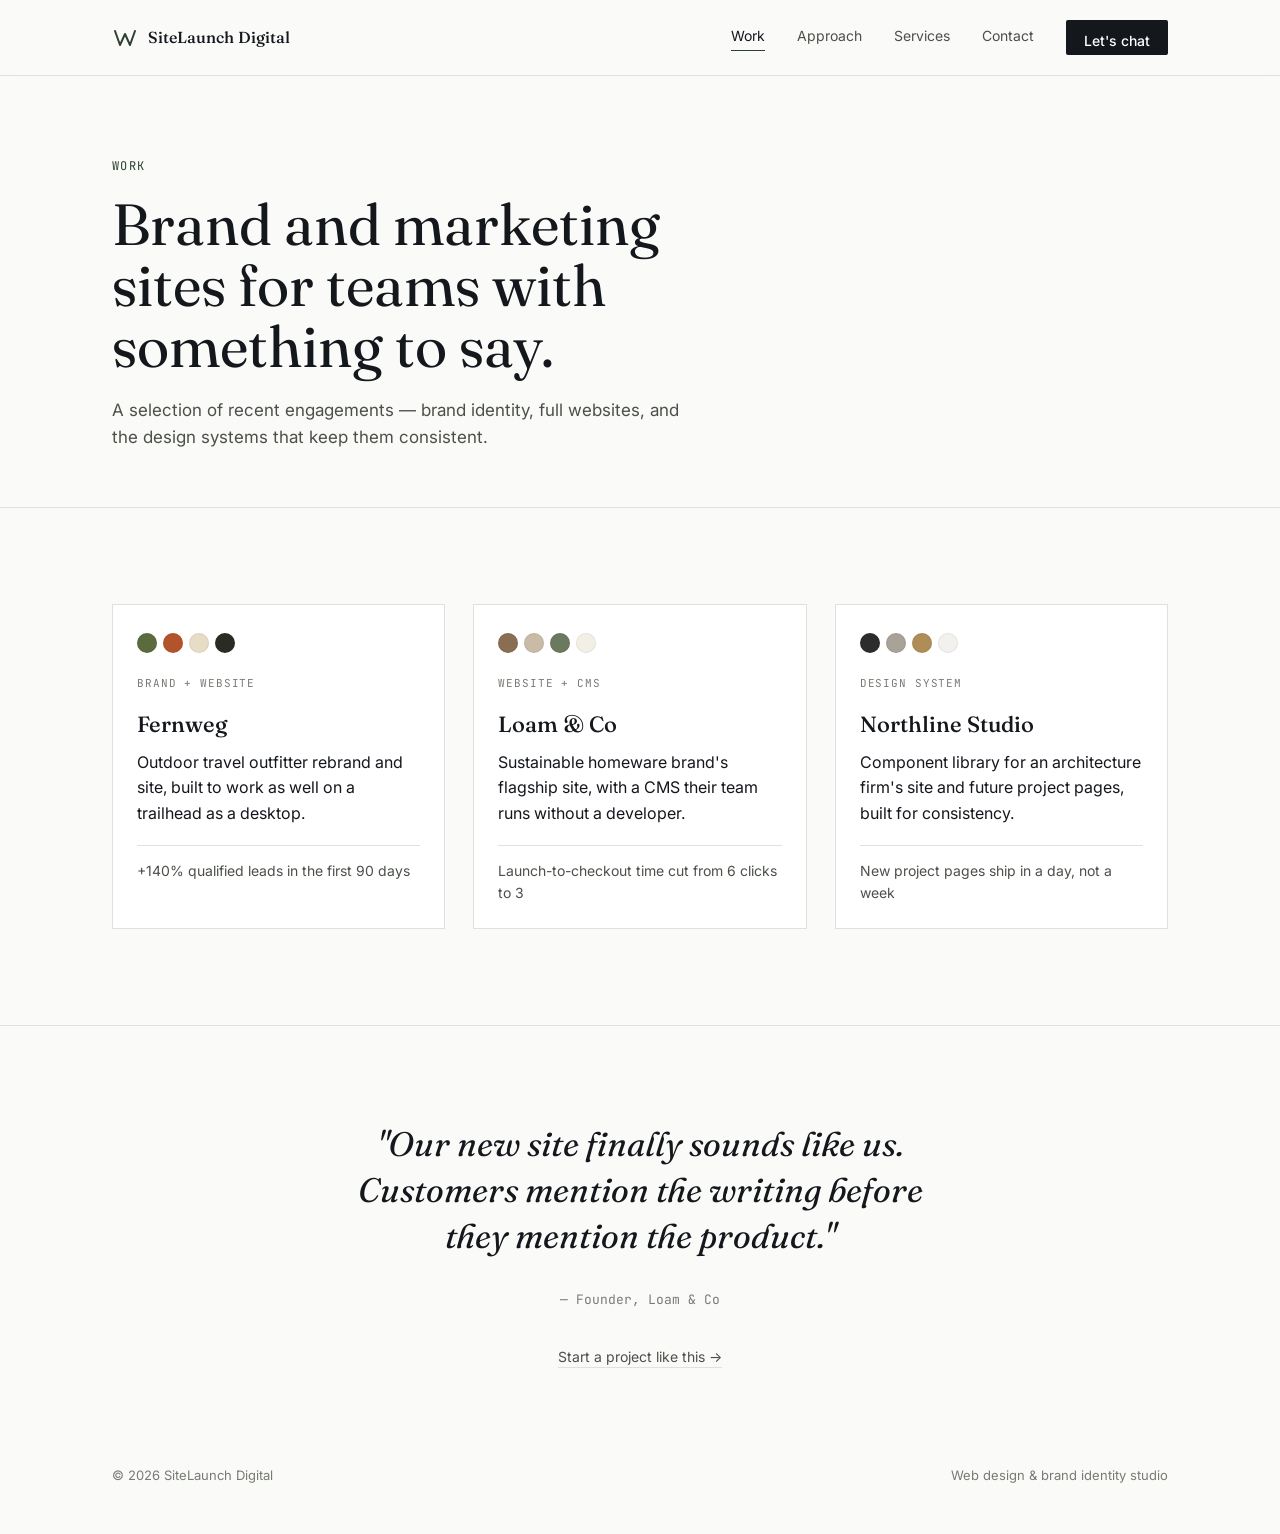
<file: work.html>
<!DOCTYPE html>
<html lang="en">
<head>
<meta charset="UTF-8">
<meta name="viewport" content="width=device-width, initial-scale=1.0">
<title>Work — SiteLaunch Digital</title>
<link rel="preconnect" href="https://fonts.googleapis.com">
<link rel="preconnect" href="https://fonts.gstatic.com" crossorigin>
<link href="https://fonts.googleapis.com/css2?family=Fraunces:ital,opsz,wght@0,9..144,300;0,9..144,400;0,9..144,500;0,9..144,600;1,9..144,400;1,9..144,500&family=Inter:wght@400;500;600&family=JetBrains+Mono:wght@400;500&display=swap" rel="stylesheet">
<link rel="stylesheet" href="styles.css">
</head>
<body>

<header>
  <nav>
    <a href="index.html" class="nav-mark" aria-label="Home">
      <svg class="sig" viewBox="0 0 26 26" fill="none" xmlns="http://www.w3.org/2000/svg" aria-hidden="true">
        <path d="M3 6 L8 20 L13 9 L18 20 L23 6" stroke="var(--accent)" stroke-width="2" stroke-linecap="round" stroke-linejoin="round"/>
      </svg>
      SiteLaunch Digital
    </a>
    <div class="nav-links">
      <a href="work.html" class="active">Work</a>
      <a href="approach.html">Approach</a>
      <a href="services.html">Services</a>
      <a href="contact.html">Contact</a>
      <a href="contact.html" class="nav-chat">Let's chat</a>
    </div>
  </nav>
</header>

<main>

  <section class="page-hero">
    <div class="wrap">
      <span class="eyebrow">Work</span>
      <h1>Brand and marketing sites for teams with something to say.</h1>
      <p>A selection of recent engagements — brand identity, full websites, and the design systems that keep them consistent.</p>
    </div>
  </section>

  <section>
    <div class="wrap">
      <div class="work-grid">

        <div class="card reveal">
          <div class="swatches">
            <span style="background:#5B6B3E"></span>
            <span style="background:#B3532B"></span>
            <span style="background:#E7DDC6"></span>
            <span style="background:#2B2B24"></span>
          </div>
          <span class="tag">Brand + Website</span>
          <h3>Fernweg</h3>
          <p>Outdoor travel outfitter rebrand and site, built to work as well on a trailhead as a desktop.</p>
          <div class="result">+140% qualified leads in the first 90 days</div>
        </div>

        <div class="card reveal">
          <div class="swatches">
            <span style="background:#8A6E52"></span>
            <span style="background:#C9BBA6"></span>
            <span style="background:#6B7A5E"></span>
            <span style="background:#F4EFE6"></span>
          </div>
          <span class="tag">Website + CMS</span>
          <h3>Loam & Co</h3>
          <p>Sustainable homeware brand's flagship site, with a CMS their team runs without a developer.</p>
          <div class="result">Launch-to-checkout time cut from 6 clicks to 3</div>
        </div>

        <div class="card reveal">
          <div class="swatches">
            <span style="background:#2C2C2C"></span>
            <span style="background:#A9A296"></span>
            <span style="background:#B08D57"></span>
            <span style="background:#F2F1EE"></span>
          </div>
          <span class="tag">Design System</span>
          <h3>Northline Studio</h3>
          <p>Component library for an architecture firm's site and future project pages, built for consistency.</p>
          <div class="result">New project pages ship in a day, not a week</div>
        </div>

      </div>
    </div>
  </section>

  <section class="testimonial" style="border-bottom:none;">
    <div class="wrap">
      <blockquote class="reveal">"Our new site finally sounds like us. Customers mention the writing before they mention the product."</blockquote>
      <cite class="reveal">— Founder, Loam & Co</cite>
      <p style="margin-top:32px;"><a class="inline-link reveal" href="contact.html">Start a project like this →</a></p>
    </div>
  </section>

  <footer style="padding-top:0;">
    <div class="wrap contact">
      <div class="foot-bottom">
        <span>© 2026 SiteLaunch Digital</span>
        <span>Web design & brand identity studio</span>
      </div>
    </div>
  </footer>

</main>

<script src="script.js"></script>
</body>
</html>
</file>
<file: styles.css>
:root{
  --bg: #FAFAF8;
  --paper: #FFFFFF;
  --ink: #14171C;
  --ink-soft: #4B5049;
  --muted: #767C74;
  --accent: #2E4034;
  --accent-2: #7C9271;
  --accent-light: #E4EAE0;
  --line: #E1E1DC;
  --max: 1120px;
}

*{ box-sizing:border-box; margin:0; padding:0; }
html{ scroll-behavior:smooth; }
body{
  background:var(--bg);
  color:var(--ink);
  font-family:'Inter', sans-serif;
  font-size:16px;
  line-height:1.6;
  -webkit-font-smoothing:antialiased;
}
@media (prefers-reduced-motion: reduce){
  html{ scroll-behavior:auto; }
  *{ animation-duration:0.001ms !important; animation-iteration-count:1 !important; transition-duration:0.001ms !important; }
}

a{ color:inherit; text-decoration:none; }
a:focus-visible, button:focus-visible, input:focus-visible, textarea:focus-visible{ outline:2px solid var(--accent); outline-offset:3px; }
img,svg{ display:block; max-width:100%; }

.wrap{ max-width:var(--max); margin:0 auto; padding:0 32px; }
.eyebrow{
  font-family:'JetBrains Mono', monospace;
  font-size:12px;
  letter-spacing:0.12em;
  text-transform:uppercase;
  color:var(--accent);
}

/* ---------- Nav ---------- */
header{
  position:sticky; top:0; z-index:50;
  background:rgba(250,250,248,0.86);
  backdrop-filter:blur(8px);
  border-bottom:1px solid var(--line);
}
nav{
  display:flex; align-items:center; justify-content:space-between;
  padding:20px 32px;
  max-width:var(--max); margin:0 auto;
}
.nav-mark{
  display:flex; align-items:center; gap:10px;
  font-family:'Fraunces', serif; font-weight:500; font-size:16px;
}
.nav-mark svg{ width:26px; height:26px; }
.nav-links{ display:flex; align-items:center; gap:32px; font-size:14px; }
.nav-links a{ color:var(--ink-soft); transition:color .2s ease; padding-bottom:3px; border-bottom:1px solid transparent; }
.nav-links a:hover{ color:var(--ink); }
.nav-links a.active{ color:var(--ink); border-color:var(--accent); }
.nav-chat{
  background:var(--ink); color:var(--paper) !important;
  padding:10px 18px; border-radius:2px; font-weight:500;
  border-bottom:none !important;
  transition:background .2s ease;
}
.nav-chat:hover{ background:var(--accent); color:var(--paper) !important; }
.nav-toggle{ display:none; background:none; border:none; cursor:pointer; }
@media (max-width:760px){
  .nav-links{ display:none; }
}

/* ---------- Hero (home) ---------- */
.hero{
  padding:120px 0 100px;
  border-bottom:1px solid var(--line);
}
.hero .eyebrow{ margin-bottom:22px; display:block; }
.hero h1{
  font-family:'Fraunces', serif;
  font-weight:400;
  font-size:clamp(42px, 7vw, 88px);
  line-height:1.02;
  letter-spacing:-0.01em;
  max-width:14ch;
}
.hero h1 em{ font-style:italic; font-weight:500; color:var(--accent); }
.hero-sub{ margin-top:28px; max-width:46ch; font-size:19px; color:var(--ink-soft); }
.hero-foot{ margin-top:56px; display:flex; align-items:center; gap:20px; flex-wrap:wrap; }
.btn{
  display:inline-flex; align-items:center; gap:8px;
  background:var(--ink); color:var(--paper);
  padding:14px 22px; border:none;
  border-radius:2px; font-size:14px; font-weight:500;
  cursor:pointer; font-family:'Inter', sans-serif;
  transition:background .2s ease, transform .2s ease;
}
.btn:hover{ background:var(--accent); transform:translateY(-1px); }
.hero-meta{ font-family:'JetBrains Mono', monospace; font-size:13px; color:var(--muted); }

.sig path{
  stroke-dasharray: 220; stroke-dashoffset: 220;
  animation: draw 1.4s ease forwards .3s;
}
@keyframes draw{ to{ stroke-dashoffset:0; } }

/* ---------- Page hero (sub pages) ---------- */
.page-hero{ padding:76px 0 56px; border-bottom:1px solid var(--line); }
.page-hero h1{
  font-family:'Fraunces', serif; font-weight:400;
  font-size:clamp(34px, 5.5vw, 58px);
  margin-top:16px; max-width:18ch; line-height:1.05;
}
.page-hero p{ margin-top:20px; max-width:52ch; color:var(--ink-soft); font-size:17px; }

/* ---------- Section shell ---------- */
section{ padding:96px 0; border-bottom:1px solid var(--line); }
.section-head{ display:flex; justify-content:space-between; align-items:flex-end; gap:24px; margin-bottom:56px; flex-wrap:wrap; }
.section-head h2{ font-family:'Fraunces', serif; font-weight:400; font-size:clamp(28px, 4vw, 40px); }
.section-head p{ max-width:38ch; color:var(--muted); font-size:15px; }

.reveal{ opacity:0; transform:translateY(18px); transition:opacity .6s ease, transform .6s ease; }
.reveal.in{ opacity:1; transform:translateY(0); }

/* ---------- Work ---------- */
.work-grid{ display:grid; grid-template-columns:repeat(3, 1fr); gap:28px; }
@media (max-width:900px){ .work-grid{ grid-template-columns:1fr; } }
.card{
  border:1px solid var(--line); background:var(--paper);
  padding:28px 24px 24px;
  transition:border-color .25s ease, transform .25s ease;
}
.card:hover{ border-color:var(--accent-2); transform:translateY(-4px); }
.swatches{ display:flex; gap:6px; margin-bottom:22px; }
.swatches span{ width:20px; height:20px; border-radius:50%; border:1px solid rgba(0,0,0,.06); }
.card h3{ font-family:'Fraunces', serif; font-weight:500; font-size:22px; margin-bottom:8px; }
.card .tag{ font-family:'JetBrains Mono', monospace; font-size:11px; text-transform:uppercase; letter-spacing:.08em; color:var(--muted); margin-bottom:14px; display:block; }
.card .result{ font-size:14px; color:var(--ink-soft); border-top:1px solid var(--line); padding-top:14px; margin-top:18px; }

.inline-link{ font-size:14px; color:var(--ink-soft); border-bottom:1px solid var(--line); padding-bottom:2px; transition:color .2s ease, border-color .2s ease; }
.inline-link:hover{ color:var(--accent); border-color:var(--accent); }

/* ---------- Approach ---------- */
.approach{ display:grid; grid-template-columns:1fr 1.6fr; gap:48px; }
@media (max-width:800px){ .approach{ grid-template-columns:1fr; } }
.approach h2{ font-family:'Fraunces', serif; font-weight:400; font-size:clamp(28px,4vw,38px); }
.approach-copy p{ margin-bottom:18px; color:var(--ink-soft); font-size:16px; max-width:58ch; }
.approach-copy p strong{ color:var(--ink); font-weight:600; }

/* ---------- Services ---------- */
.services{ display:grid; grid-template-columns:repeat(3,1fr); border-top:1px solid var(--line); border-left:1px solid var(--line); }
@media (max-width:800px){ .services{ grid-template-columns:1fr; } }
.service{ padding:34px 28px; border-right:1px solid var(--line); border-bottom:1px solid var(--line); }
.service .eyebrow{ margin-bottom:14px; }
.service h3{ font-family:'Fraunces', serif; font-weight:500; font-size:21px; margin-bottom:10px; }
.service p{ font-size:14.5px; color:var(--muted); }

/* ---------- Process ---------- */
.process{ display:grid; grid-template-columns:repeat(4,1fr); gap:24px; }
@media (max-width:800px){ .process{ grid-template-columns:1fr 1fr; } }
.step .num{ font-family:'JetBrains Mono', monospace; color:var(--accent-2); font-size:13px; margin-bottom:14px; }
.step h3{ font-family:'Fraunces', serif; font-weight:500; font-size:19px; margin-bottom:8px; }
.step p{ font-size:14px; color:var(--muted); }

/* ---------- Testimonial ---------- */
.testimonial{ text-align:center; }
blockquote{
  font-family:'Fraunces', serif; font-style:italic; font-weight:400;
  font-size:clamp(24px, 3.4vw, 34px);
  max-width:26ch; margin:0 auto 26px; line-height:1.35;
}
.testimonial cite{ font-style:normal; font-family:'JetBrains Mono', monospace; font-size:13px; color:var(--muted); }

/* ---------- Contact form ---------- */
.contact-grid{ display:grid; grid-template-columns:1.1fr 0.9fr; gap:56px; }
@media (max-width:800px){ .contact-grid{ grid-template-columns:1fr; } }
.field{ margin-bottom:22px; }
label{ display:block; font-family:'JetBrains Mono', monospace; font-size:12px; text-transform:uppercase; letter-spacing:.08em; color:var(--muted); margin-bottom:8px; }
input, textarea{
  width:100%; border:1px solid var(--line); background:var(--paper);
  padding:14px 16px; font-family:'Inter', sans-serif; font-size:15px; color:var(--ink);
  border-radius:2px;
}
input:focus, textarea:focus{ outline:none; border-color:var(--accent); }
textarea{ min-height:160px; resize:vertical; }
.form-note{ font-size:13px; color:var(--muted); margin-top:14px; }
.contact-side h3{ font-family:'Fraunces', serif; font-weight:500; font-size:20px; margin-bottom:14px; }
.contact-side p{ color:var(--ink-soft); font-size:15px; margin-bottom:20px; }
.contact-side .contact-links{ display:flex; flex-direction:column; gap:12px; }

/* ---------- Footer ---------- */
footer{ padding:100px 0 48px; }
.contact h2{
  font-family:'Fraunces', serif; font-weight:400;
  font-size:clamp(32px, 6vw, 60px);
  max-width:16ch; line-height:1.05; margin-bottom:32px;
}
.contact-row{ display:flex; justify-content:space-between; align-items:flex-end; flex-wrap:wrap; gap:24px; margin-bottom:80px; }
.contact-links{ display:flex; gap:18px; font-size:14px; }
.contact-links a{ color:var(--ink-soft); border-bottom:1px solid var(--line); padding-bottom:2px; transition:color .2s ease, border-color .2s ease; }
.contact-links a:hover{ color:var(--accent); border-color:var(--accent); }
.foot-bottom{ display:flex; justify-content:space-between; flex-wrap:wrap; gap:12px; font-size:13px; color:var(--muted); }
</file>
